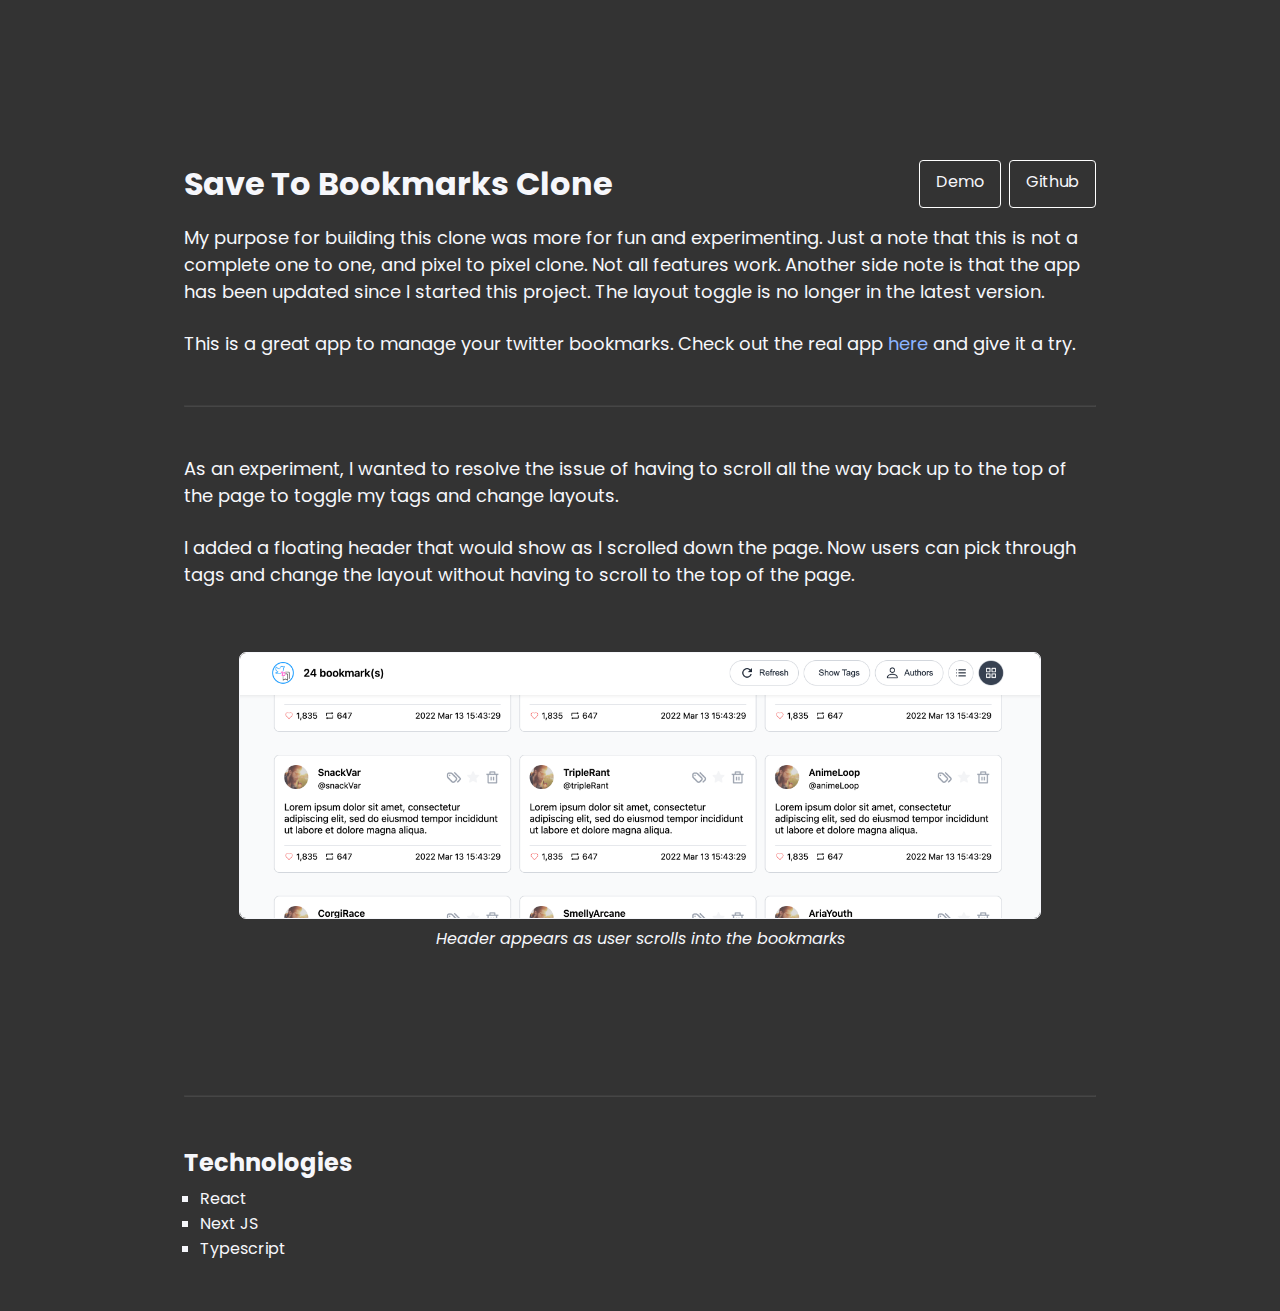
<file: pages/bookmarks.html>
<!DOCTYPE html>
<html lang="en">
  <head>
    <meta charset="UTF-8" />
    <meta http-equiv="X-UA-Compatible" content="IE=edge" />
    <meta name="viewport" content="width=device-width, initial-scale=1.0" />
    <link rel="icon" type="image/x-icon" href="/assets/img/kulogo.ico" />
    <link rel="stylesheet" href="../styles/style.css" />
    <link rel="stylesheet" href="../styles/pages.css" />
    <link rel="preconnect" href="https://fonts.googleapis.com" />
    <link rel="preconnect" href="https://fonts.gstatic.com" crossorigin />
    <link
      href="https://fonts.googleapis.com/css2?family=Poppins:wght@300;400;500;600;700&display=swap"
      rel="stylesheet"
    />
    <link
      href="https://fonts.googleapis.com/css2?family=Source+Code+Pro:wght@400;500;600&display=swap"
      rel="stylesheet"
    />
    <link
      rel="stylesheet"
      href="https://cdnjs.cloudflare.com/ajax/libs/font-awesome/6.2.0/css/all.min.css"
      integrity="sha512-xh6O/CkQoPOWDdYTDqeRdPCVd1SpvCA9XXcUnZS2FmJNp1coAFzvtCN9BmamE+4aHK8yyUHUSCcJHgXloTyT2A=="
      crossorigin="anonymous"
      referrerpolicy="no-referrer"
    />
    <title>Kham Portfolio</title>
  </head>
  <body>
    <div id="transitionElement" class="transition is-active"></div>
    <main>
      <header>
        <nav class="page-nav">
          <div class="container">
            <a id="transitionLink" href="/#projects" target="_self">
              <span class="back">
                <i class="fa-solid fa-arrow-left"></i>
                Back
              </span>
            </a>
          </div>
        </nav>
      </header>
      <section class="project-intro">
        <div class="container">
          <div class="project-link">
            <h1>Save To Bookmarks Clone</h1>
            <span class="btn-container">
              <a
                href="https://clone-savetobookmarks.netlify.app/"
                target="_blank"
                class="btn"
                title="website"
                ><i class="fa-solid fa-globe"></i> Demo</a
              >
              <a
                href="https://github.com/khamudom/save-to-bookmarks-clone"
                target="_blank"
                class="btn"
                title="github"
                ><i class="fa-brands fa-github"></i> Github
              </a>
            </span>
          </div>
          <p>
            My purpose for building this clone was more for fun and
            experimenting. Just a note that this is not a complete one to one,
            and pixel to pixel clone. Not all features work. Another side note
            is that the app has been updated since I started this project. The
            layout toggle is no longer in the latest version.
          </p>
          <br />
          <p>
            This is a great app to manage your twitter bookmarks. Check out the
            real app
            <a
              class="link"
              href="https://savetobookmarks.com/"
              target="_blank"
              title="save to bookmarks website"
              >here</a
            >
            and give it a try.
          </p>
          <hr class="divider" />
        </div>
      </section>

      <section class="content">
        <div class="container">
          <div>
            <div class="portfolio bookmark">
              <div class="description">
                <div class="wrapper">
                  <div>
                    <p>
                      As an experiment, I wanted to resolve the issue of having
                      to scroll all the way back up to the top of the page to
                      toggle my tags and change layouts.
                    </p>
                    <br />
                    <p>
                      I added a floating header that would show as I scrolled
                      down the page. Now users can pick through tags and change
                      the layout without having to scroll to the top of the
                      page.
                    </p>
                    <br />
                  </div>
                </div>
                <div class="image">
                  <img
                    src="/assets/img/bookmarks/saveheader.png"
                    alt="save to bookmarks header"
                  />
                  <span
                    ><caption>
                      Header appears as user scrolls into the bookmarks
                    </caption></span
                  >
                </div>
              </div>
            </div>
          </div>
        </div>
      </section>

      <section class="technology">
        <div class="container">
          <hr class="divider" />
          <h2>Technologies</h2>
          <ul>
            <li>React</li>
            <li>Next JS</li>
            <li>Typescript</li>
          </ul>
        </div>
      </section>
    </main>
    <script src="../script/index.js"></script>
  </body>
</html>
</file>
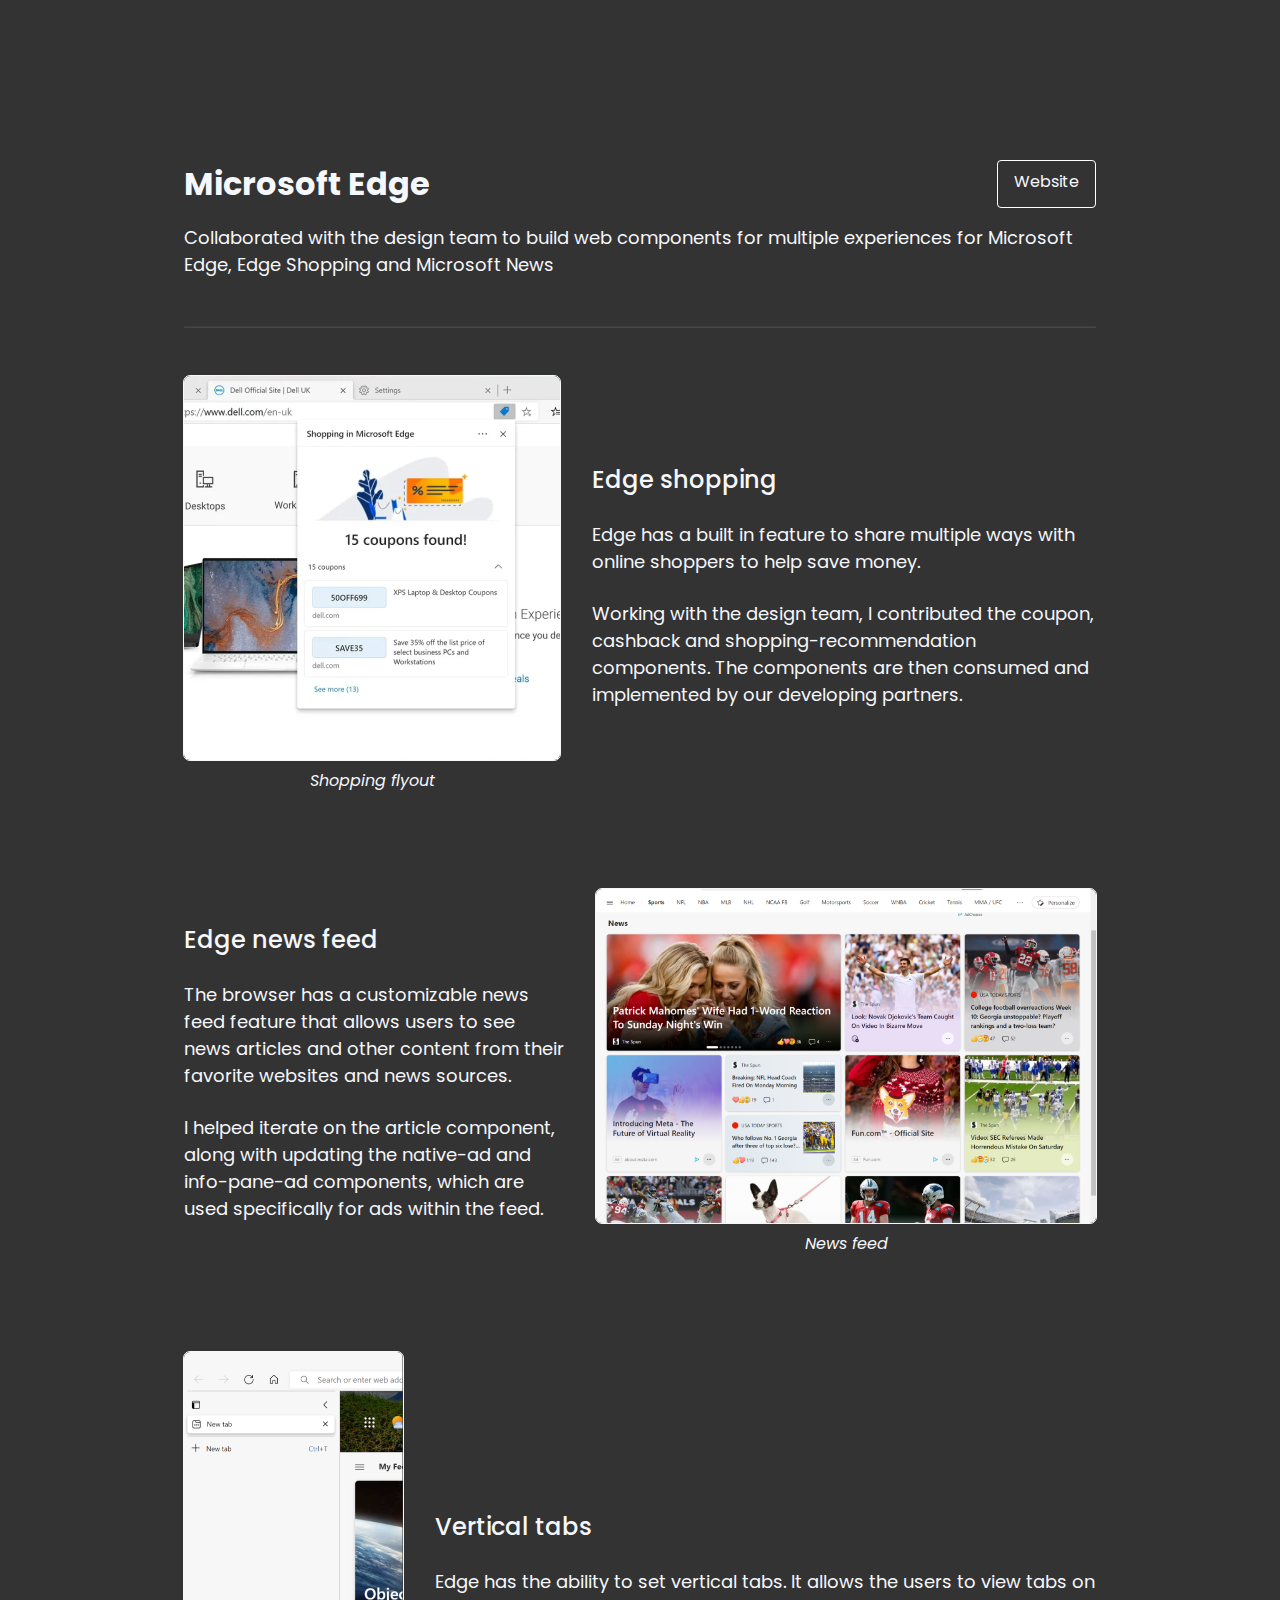
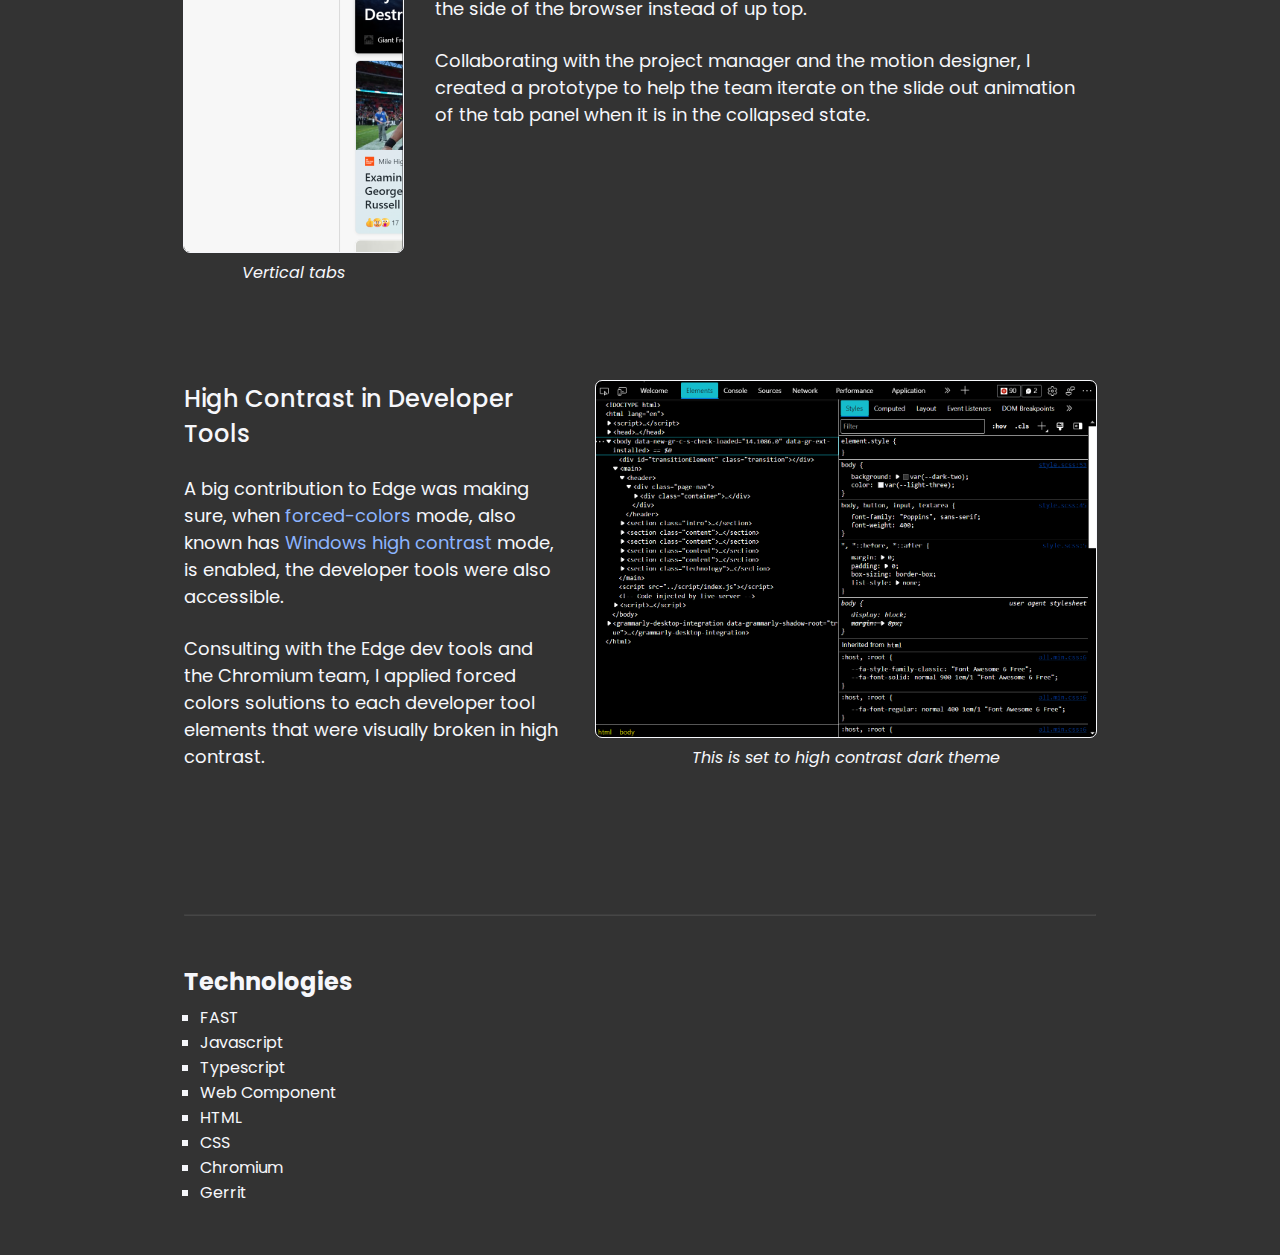
<file: pages/edge.html>
<!DOCTYPE html>
<html lang="en">
  <head>
    <meta charset="UTF-8" />
    <meta http-equiv="X-UA-Compatible" content="IE=edge" />
    <meta name="viewport" content="width=device-width, initial-scale=1.0" />
    <link rel="icon" type="image/x-icon" href="/assets/img/kulogo.ico" />
    <link rel="stylesheet" href="../styles/style.css" />
    <link rel="stylesheet" href="../styles/pages.css" />
    <link rel="preconnect" href="https://fonts.googleapis.com" />
    <link rel="preconnect" href="https://fonts.gstatic.com" crossorigin />
    <link
      href="https://fonts.googleapis.com/css2?family=Poppins:wght@300;400;500;600;700&display=swap"
      rel="stylesheet"
    />
    <link
      href="https://fonts.googleapis.com/css2?family=Source+Code+Pro:wght@400;500;600&display=swap"
      rel="stylesheet"
    />
    <link
      rel="stylesheet"
      href="https://cdnjs.cloudflare.com/ajax/libs/font-awesome/6.2.0/css/all.min.css"
      integrity="sha512-xh6O/CkQoPOWDdYTDqeRdPCVd1SpvCA9XXcUnZS2FmJNp1coAFzvtCN9BmamE+4aHK8yyUHUSCcJHgXloTyT2A=="
      crossorigin="anonymous"
      referrerpolicy="no-referrer"
    />
    <title>Kham Portfolio</title>
  </head>
  <body>
    <div id="transitionElement" class="transition is-active"></div>
    <main>
      <header>
        <nav class="page-nav">
          <div class="container">
            <a id="transitionLink" href="/#projects" target="_self">
              <span class="back">
                <i class="fa-solid fa-arrow-left"></i>
                Back
              </span>
            </a>
          </div>
        </nav>
      </header>

      <section class="project-intro">
        <div class="container">
          <div class="project-link">
            <h1>Microsoft Edge</h1>
            <span class="btn-container">
              <a
                href="https://www.microsoft.com/en-us/edge?form=MA13FJ"
                target="_blank"
                class="btn"
                title="website"
                ><i class="fa-solid fa-globe"></i> Website</a
              >
            </span>
          </div>
          <p>
            Collaborated with the design team to build web components for
            multiple experiences for Microsoft Edge, Edge Shopping and Microsoft
            News
          </p>
          <hr class="divider" />
        </div>
      </section>

      <section class="content">
        <div class="container">
          <div class="portfolio">
            <div class="image">
              <img src="../assets/img/edge/coupon.png" alt="coupon" />
              <span>
                <caption>
                  Shopping flyout
                </caption>
              </span>
            </div>
            <div class="description">
              <h2>Edge shopping</h2>
              <p>
                Edge has a built in feature to share multiple ways with online
                shoppers to help save money.
              </p>
              <br />
              <p>
                Working with the design team, I contributed the coupon, cashback
                and shopping-recommendation components. The components are then
                consumed and implemented by our developing partners.
              </p>
            </div>
          </div>
        </div>
      </section>

      <section class="content">
        <div class="container">
          <div class="portfolio">
            <div class="description">
              <h2>Edge news feed</h2>
              <p>
                The browser has a customizable news feed feature that allows
                users to see news articles and other content from their favorite
                websites and news sources.
              </p>
              <br />
              <p>
                I helped iterate on the article component, along with updating
                the native-ad and info-pane-ad components, which are used
                specifically for ads within the feed.
              </p>
            </div>
            <div class="image">
              <img src="../assets/img/edge/feed.png" alt="feed" />
              <span>
                <caption>
                  News feed
                </caption>
              </span>
            </div>
          </div>
        </div>
      </section>

      <section class="content">
        <div class="container">
          <div class="portfolio vertical-tab">
            <div class="image">
              <img src="../assets/img/edge/vert-tab.png" alt="vertical tab" />
              <span>
                <caption>
                  Vertical tabs
                </caption>
              </span>
            </div>
            <div class="description">
              <h2>Vertical tabs</h2>
              <p>
                Edge has the ability to set vertical tabs. It allows the users
                to view tabs on the side of the browser instead of up top.
              </p>
              <br />
              <p>
                Collaborating with the project manager and the motion designer,
                I created a prototype to help the team iterate on the slide out
                animation of the tab panel when it is in the collapsed state.
              </p>
            </div>
          </div>
        </div>
      </section>

      <section class="content">
        <div class="container">
          <div class="portfolio devtool">
            <div class="description">
              <h2>High Contrast in Developer Tools</h2>
              <p>
                A big contribution to Edge was making sure, when
                <a
                  class="link"
                  href="https://developer.mozilla.org/en-US/docs/Web/CSS/@media/forced-colors"
                  target="_blank"
                  title="navigation code"
                  >forced-colors</a
                >
                mode, also known has
                <a
                  class="link"
                  href="https://support.microsoft.com/en-us/windows/change-color-contrast-in-windows-fedc744c-90ac-69df-aed5-c8a90125e696"
                  target="_blank"
                  title="navigation code"
                  >Windows high contrast</a
                >
                mode, is enabled, the developer tools were also accessible.
              </p>
              <br />
              <p>
                Consulting with the Edge dev tools and the Chromium team, I
                applied forced colors solutions to each developer tool elements
                that were visually broken in high contrast.
              </p>
            </div>
            <div class="image">
              <img src="../assets/img/edge/devtool-hc.png" alt="devtool" />
              <span>
                <caption>
                  This is set to high contrast dark theme
                </caption>
              </span>
            </div>
          </div>
        </div>
      </section>

      <section class="technology">
        <div class="container">
          <hr class="divider" />
          <h2>Technologies</h2>
          <ul>
            <li>FAST</li>
            <li>Javascript</li>
            <li>Typescript</li>
            <li>Web Component</li>
            <li>HTML</li>
            <li>CSS</li>
            <li>Chromium</li>
            <li>Gerrit</li>
          </ul>
        </div>
      </section>
    </main>
    <script src="../script/index.js"></script>
  </body>
</html>
</file>
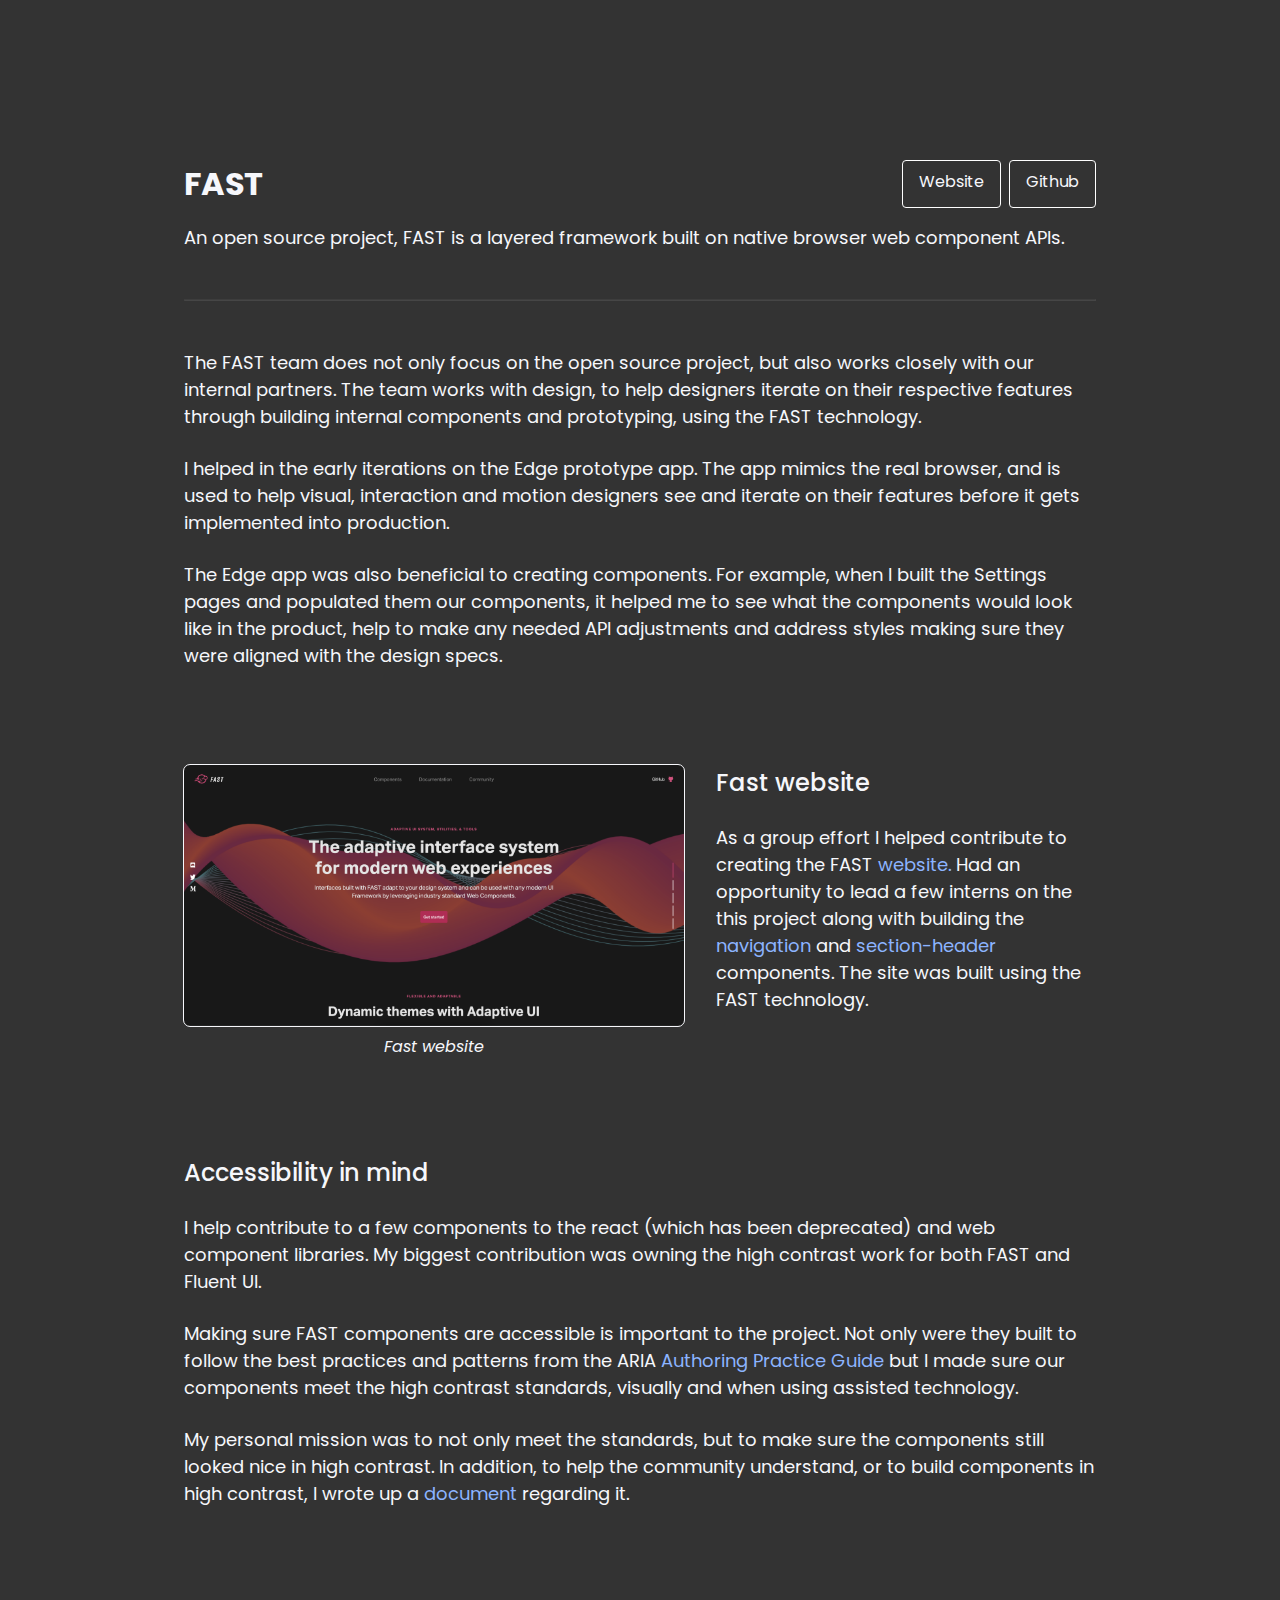
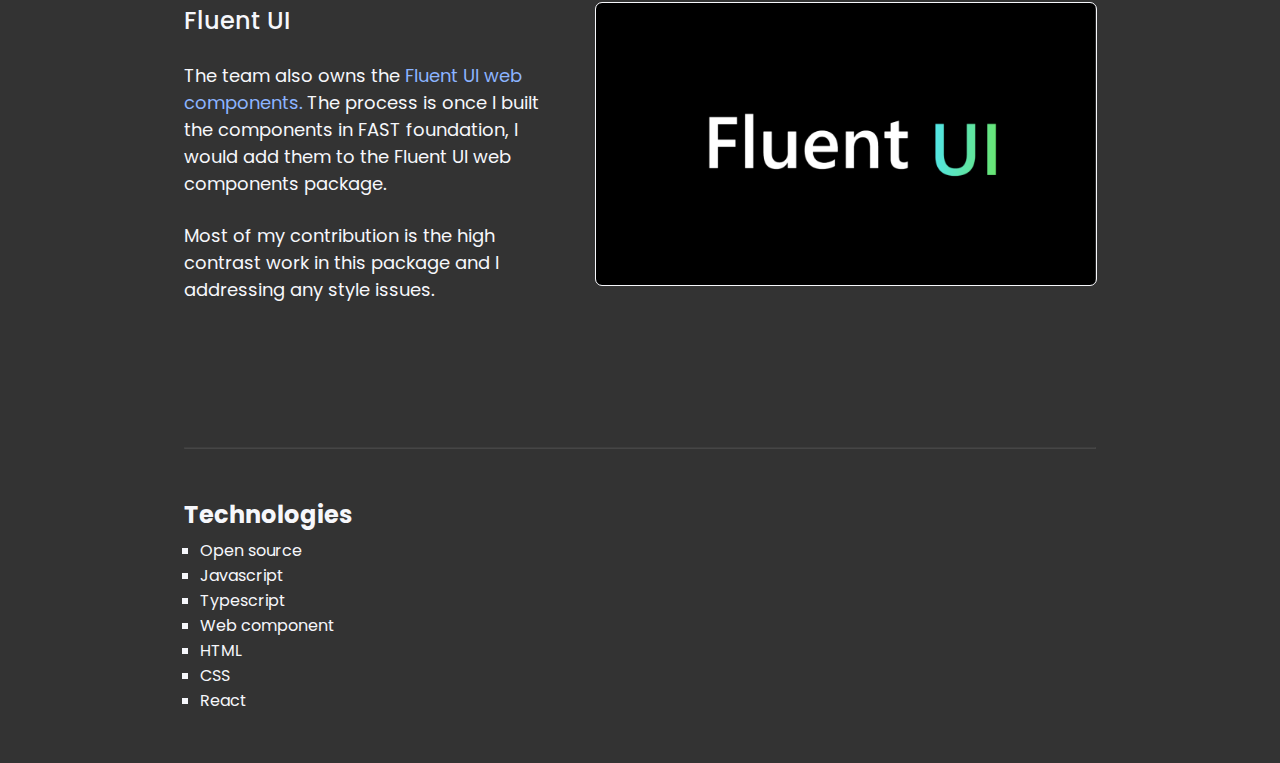
<file: pages/fast.html>
<!DOCTYPE html>
<html lang="en">
  <head>
    <meta charset="UTF-8" />
    <meta http-equiv="X-UA-Compatible" content="IE=edge" />
    <meta name="viewport" content="width=device-width, initial-scale=1.0" />
    <link rel="icon" type="image/x-icon" href="/assets/img/kulogo.ico" />
    <link rel="stylesheet" href="../styles/style.css" />
    <link rel="stylesheet" href="../styles/pages.css" />
    <link rel="preconnect" href="https://fonts.googleapis.com" />
    <link rel="preconnect" href="https://fonts.gstatic.com" crossorigin />
    <link
      href="https://fonts.googleapis.com/css2?family=Poppins:wght@300;400;500;600;700&display=swap"
      rel="stylesheet"
    />
    <link
      href="https://fonts.googleapis.com/css2?family=Source+Code+Pro:wght@400;500;600&display=swap"
      rel="stylesheet"
    />
    <link
      rel="stylesheet"
      href="https://cdnjs.cloudflare.com/ajax/libs/font-awesome/6.2.0/css/all.min.css"
      integrity="sha512-xh6O/CkQoPOWDdYTDqeRdPCVd1SpvCA9XXcUnZS2FmJNp1coAFzvtCN9BmamE+4aHK8yyUHUSCcJHgXloTyT2A=="
      crossorigin="anonymous"
      referrerpolicy="no-referrer"
    />
    <title>Kham Portfolio</title>
  </head>
  <body>
    <div id="transitionElement" class="transition is-active"></div>
    <main>
      <header>
        <nav class="page-nav">
          <div class="container">
            <a id="transitionLink" href="/#projects" target="_self">
              <span class="back">
                <i class="fa-solid fa-arrow-left"></i>
                Back
              </span>
            </a>
          </div>
        </nav>
      </header>
      <section class="project-intro">
        <div class="container">
          <div class="project-link">
            <h1>FAST</h1>
            <span class="btn-container">
              <a
                href="https://www.fast.design/"
                target="_blank"
                class="btn"
                title="website"
                ><i class="fa-solid fa-globe"></i> Website</a
              >
              <a
                href="https://github.com/microsoft/fast/"
                target="_blank"
                class="btn"
                title="github"
                ><i class="fa-brands fa-github"></i> Github
              </a>
            </span>
          </div>
          <p>
            An open source project, FAST is a layered framework built on native
            browser web component APIs.
          </p>
          <hr class="divider" />
        </div>
      </section>

      <section class="content">
        <div class="container">
          <div>
            <div class="portfolio xbox-process">
              <div class="description">
                <p>
                  The FAST team does not only focus on the open source project,
                  but also works closely with our internal partners. The team
                  works with design, to help designers iterate on their
                  respective features through building internal components and
                  prototyping, using the FAST technology.
                </p>
                <br />
                <p>
                  I helped in the early iterations on the Edge prototype app.
                  The app mimics the real browser, and is used to help visual,
                  interaction and motion designers see and iterate on their
                  features before it gets implemented into production.
                </p>
                <br />
                <p>
                  The Edge app was also beneficial to creating components. For
                  example, when I built the Settings pages and populated them
                  our components, it helped me to see what the components would
                  look like in the product, help to make any needed API
                  adjustments and address styles making sure they were aligned
                  with the design specs.
                </p>
              </div>
            </div>
          </div>
        </div>
      </section>

      <section class="content">
        <div class="container">
          <div class="">
            <div class="portfolio website">
              <div class="image">
                <img
                  src="../assets//img/fast/fast-site.png"
                  alt="fast portfolio"
                />
                <span
                  ><caption>
                    Fast website
                  </caption></span
                >
              </div>
              <div class="description">
                <h2>Fast website</h2>
                <p>
                  As a group effort I helped contribute to creating the FAST
                  <a
                    class="link"
                    href="https://www.fast.design/"
                    target="_blank"
                    title="fast website"
                  >
                    website.</a
                  >

                  Had an opportunity to lead a few interns on the this project
                  along with building the
                  <a
                    class="link"
                    href="https://github.com/microsoft/fast/tree/master/sites/fast-website/src/app/components/navigation"
                    target="_blank"
                    title="navigation code"
                    >navigation</a
                  >
                  and
                  <a
                    class="link"
                    href="https://github.com/microsoft/fast/tree/master/sites/fast-website/src/app/components/section-header"
                    target="_blank"
                    title="section header code"
                    >section-header</a
                  >
                  components. The site was built using the FAST technology.
                </p>
              </div>
            </div>
          </div>
        </div>
      </section>

      <section class="content">
        <div class="container">
          <div>
            <div class="portfolio xbox-process">
              <div class="description">
                <h2>Accessibility in mind</h2>

                <p>
                  I help contribute to a few components to the react (which has
                  been deprecated) and web component libraries. My biggest
                  contribution was owning the high contrast work for both FAST
                  and Fluent UI.
                </p>
                <br />
                <p>
                  Making sure FAST components are accessible is important to the
                  project. Not only were they built to follow the best practices
                  and patterns from the ARIA
                  <a
                    class="link"
                    href="https://www.w3.org/WAI/ARIA/apg/"
                    target="_blank"
                    title="accessibility guides"
                    >Authoring Practice Guide</a
                  >
                  but I made sure our components meet the high contrast
                  standards, visually and when using assisted technology.
                </p>
                <br />
                <p>
                  My personal mission was to not only meet the standards, but to
                  make sure the components still looked nice in high contrast.
                  In addition, to help the community understand, or to build
                  components in high contrast, I wrote up a
                  <a
                    class="link"
                    href="https://www.fast.design/docs/design-systems/high-contrast"
                    target="_blank"
                    title="high contrast document"
                    >document</a
                  >
                  regarding it.
                </p>
              </div>
            </div>
          </div>
        </div>
      </section>

      <section class="content">
        <div class="container">
          <div class="">
            <div class="portfolio">
              <div class="description">
                <h2>Fluent UI</h2>
                <p>
                  The team also owns the
                  <a
                    class="link"
                    href="https://developer.microsoft.com/en-us/fluentui#/get-started/webcomponents"
                    target="_blank"
                    title="fluent ui"
                    >Fluent UI web components.</a
                  >
                  The process is once I built the components in FAST foundation,
                  I would add them to the Fluent UI web components package.
                </p>
                <br />
                <p>
                  Most of my contribution is the high contrast work in this
                  package and I addressing any style issues.
                </p>
              </div>
              <div class="image">
                <img src="../assets//img/fast/fluent.png" alt="fluent" />
              </div>
            </div>
          </div>
        </div>
      </section>

      <section class="technology">
        <div class="container">
          <hr class="divider" />
          <h2>Technologies</h2>
          <ul>
            <li>Open source</li>
            <li>Javascript</li>
            <li>Typescript</li>
            <li>Web component</li>
            <li>HTML</li>
            <li>CSS</li>
            <li>React</li>
          </ul>
        </div>
      </section>
    </main>
    <script src="../script/index.js"></script>
  </body>
</html>
</file>
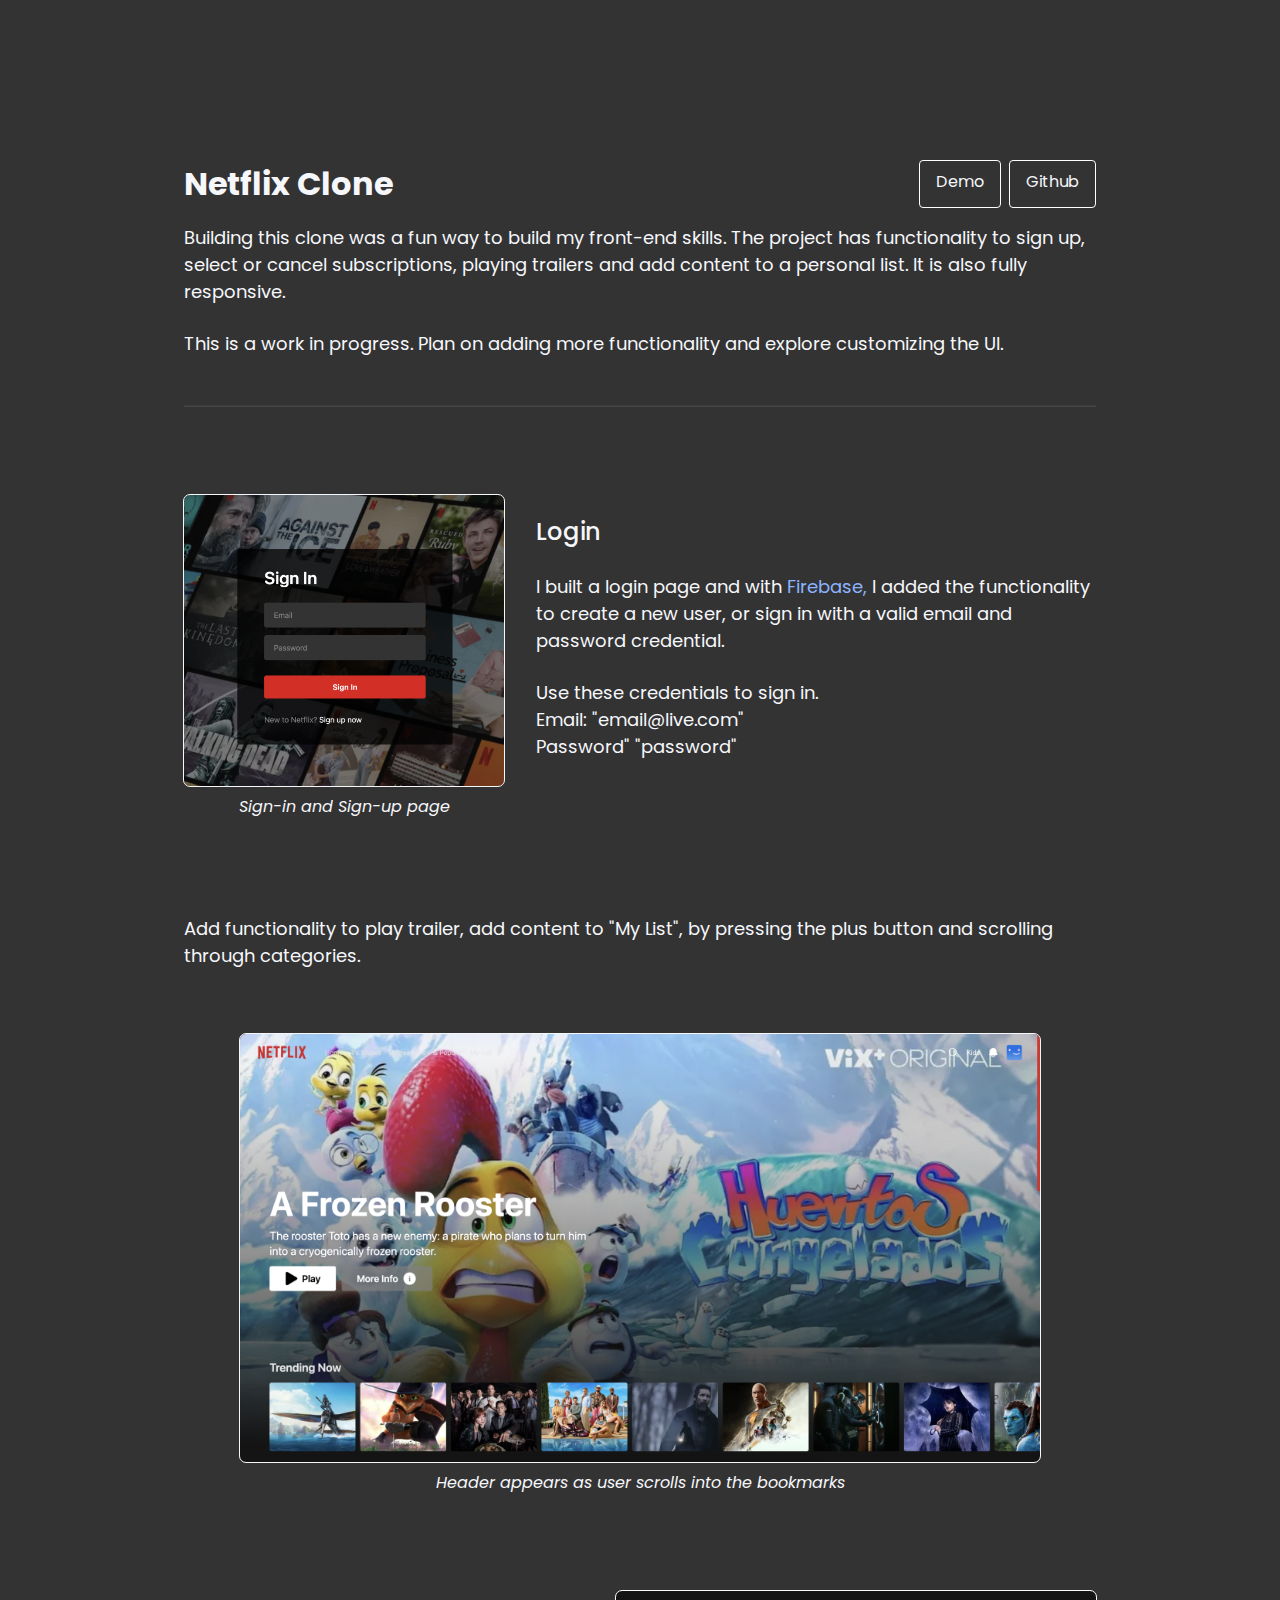
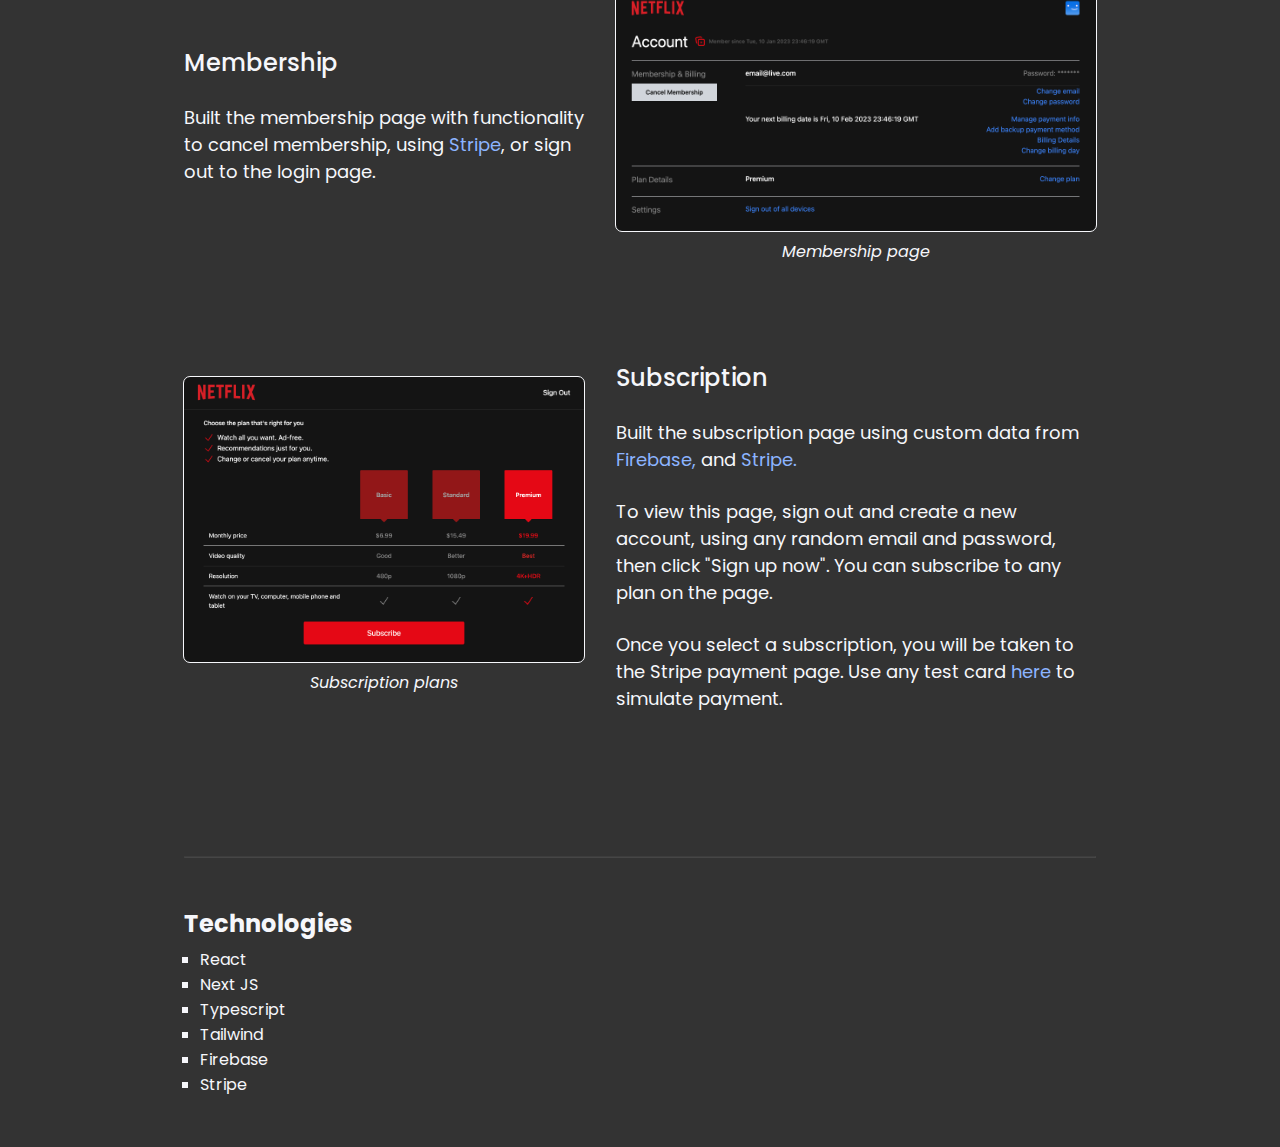
<file: pages/netflix.html>
<!DOCTYPE html>
<html lang="en">
  <head>
    <meta charset="UTF-8" />
    <meta http-equiv="X-UA-Compatible" content="IE=edge" />
    <meta name="viewport" content="width=device-width, initial-scale=1.0" />
    <link rel="icon" type="image/x-icon" href="/assets/img/kulogo.ico" />
    <link rel="stylesheet" href="../styles/style.css" />
    <link rel="stylesheet" href="../styles/pages.css" />
    <link rel="preconnect" href="https://fonts.googleapis.com" />
    <link rel="preconnect" href="https://fonts.gstatic.com" crossorigin />
    <link
      href="https://fonts.googleapis.com/css2?family=Poppins:wght@300;400;500;600;700&display=swap"
      rel="stylesheet"
    />
    <link
      href="https://fonts.googleapis.com/css2?family=Source+Code+Pro:wght@400;500;600&display=swap"
      rel="stylesheet"
    />
    <link
      rel="stylesheet"
      href="https://cdnjs.cloudflare.com/ajax/libs/font-awesome/6.2.0/css/all.min.css"
      integrity="sha512-xh6O/CkQoPOWDdYTDqeRdPCVd1SpvCA9XXcUnZS2FmJNp1coAFzvtCN9BmamE+4aHK8yyUHUSCcJHgXloTyT2A=="
      crossorigin="anonymous"
      referrerpolicy="no-referrer"
    />
    <title>Kham Portfolio</title>
  </head>
  <body>
    <div id="transitionElement" class="transition is-active"></div>
    <main>
      <header>
        <nav class="page-nav">
          <div class="container">
            <a id="transitionLink" href="/#projects" target="_self">
              <span class="back">
                <i class="fa-solid fa-arrow-left"></i>
                Back
              </span>
            </a>
          </div>
        </nav>
      </header>
      <section class="project-intro">
        <div class="container">
          <div class="project-link">
            <h1>Netflix Clone</h1>
            <span class="btn-container">
              <a
                href="https://netflix-clone-psi-sooty.vercel.app"
                target="_blank"
                class="btn"
                title="website"
                ><i class="fa-solid fa-globe"></i> Demo</a
              >
              <a
                href="https://github.com/khamudom/netflix-clone"
                target="_blank"
                class="btn"
                title="github"
                ><i class="fa-brands fa-github"></i> Github
              </a>
            </span>
          </div>
          <p>
            Building this clone was a fun way to build my front-end skills. The
            project has functionality to sign up, select or cancel
            subscriptions, playing trailers and add content to a personal list.
            It is also fully responsive.
          </p>
          <br />
          <p>
            This is a work in progress. Plan on adding more functionality and
            explore customizing the UI.
          </p>
          <hr class="divider" />
        </div>
      </section>

      <section class="content">
        <div class="container">
          <div class="portfolio netflix-login">
            <div class="image">
              <img src="/assets/img/netflix/signin.png" alt="sign in" />
              <span>
                <caption>
                  Sign-in and Sign-up page
                </caption>
              </span>
            </div>
            <div class="description">
              <h2>Login</h2>
              <p>
                I built a login page and with
                <a
                  class="link"
                  href="https://firebase.google.com/"
                  target="_blank"
                  title="firebase"
                  >Firebase,</a
                >
                I added the functionality to create a new user, or sign in with
                a valid email and password credential.
              </p>
              <br />
              <p>
                Use these credentials to sign in.<br />
                Email: "email@live.com" <br />
                Password" "password"
              </p>
            </div>
          </div>
        </div>
      </section>

      <section class="content">
        <div class="container">
          <div>
            <div class="portfolio bookmark">
              <div class="description">
                <div class="wrapper">
                  <div>
                    <p>
                      Add functionality to play trailer, add content to "My
                      List", by pressing the plus button and scrolling through
                      categories.
                    </p>
                    <br />
                  </div>
                </div>
                <div class="image">
                  <img
                    src="/assets/img/netflix/landing.png"
                    alt="netflix landing page"
                  />
                  <span
                    ><caption>
                      Header appears as user scrolls into the bookmarks
                    </caption></span
                  >
                </div>
              </div>
            </div>
          </div>
        </div>
      </section>

      <section class="content">
        <div class="container">
          <div class="portfolio netflix-membership">
            <div class="description">
              <h2>Membership</h2>
              <p>
                Built the membership page with functionality to cancel
                membership, using
                <a
                  class="link"
                  href="https://stripe.com/"
                  target="_blank"
                  title="stripe"
                  >Stripe</a
                >, or sign out to the login page.
              </p>
              <br />
            </div>
            <div class="image">
              <img src="/assets/img/netflix/membership.png" alt="membership" />
              <span>
                <caption>
                  Membership page
                </caption>
              </span>
            </div>
          </div>
        </div>
      </section>

      <section class="content">
        <div class="container">
          <div class="portfolio netflix-subscription">
            <div class="image">
              <img src="/assets/img/netflix/plans.png" alt="subscription" />
              <span>
                <caption>
                  Subscription plans
                </caption>
              </span>
            </div>
            <div class="description">
              <h2>Subscription</h2>
              <p>
                Built the subscription page using custom data from
                <a
                  class="link"
                  href="https://firebase.google.com/"
                  target="_blank"
                  title="firebase"
                  >Firebase,</a
                >
                and
                <a
                  class="link"
                  href="https://stripe.com/"
                  target="_blank"
                  title="stripe"
                  >Stripe.</a
                >
              </p>
              <br />
              <p>
                To view this page, sign out and create a new account, using any
                random email and password, then click "Sign up now". You can
                subscribe to any plan on the page.
              </p>
              <br />
              <p>
                Once you select a subscription, you will be taken to the Stripe
                payment page. Use any test card
                <a
                  class="link"
                  href="https://stripe.com/docs/testing#cards"
                  target="_blank"
                  title="stripe test card"
                  >here</a
                >
                to simulate payment.
              </p>
            </div>
          </div>
        </div>
      </section>

      <section class="technology">
        <div class="container">
          <hr class="divider" />
          <h2>Technologies</h2>
          <ul>
            <li>React</li>
            <li>Next JS</li>
            <li>Typescript</li>
            <li>Tailwind</li>
            <li>Firebase</li>
            <li>Stripe</li>
          </ul>
        </div>
      </section>
    </main>
    <script src="../script/index.js"></script>
  </body>
</html>
</file>
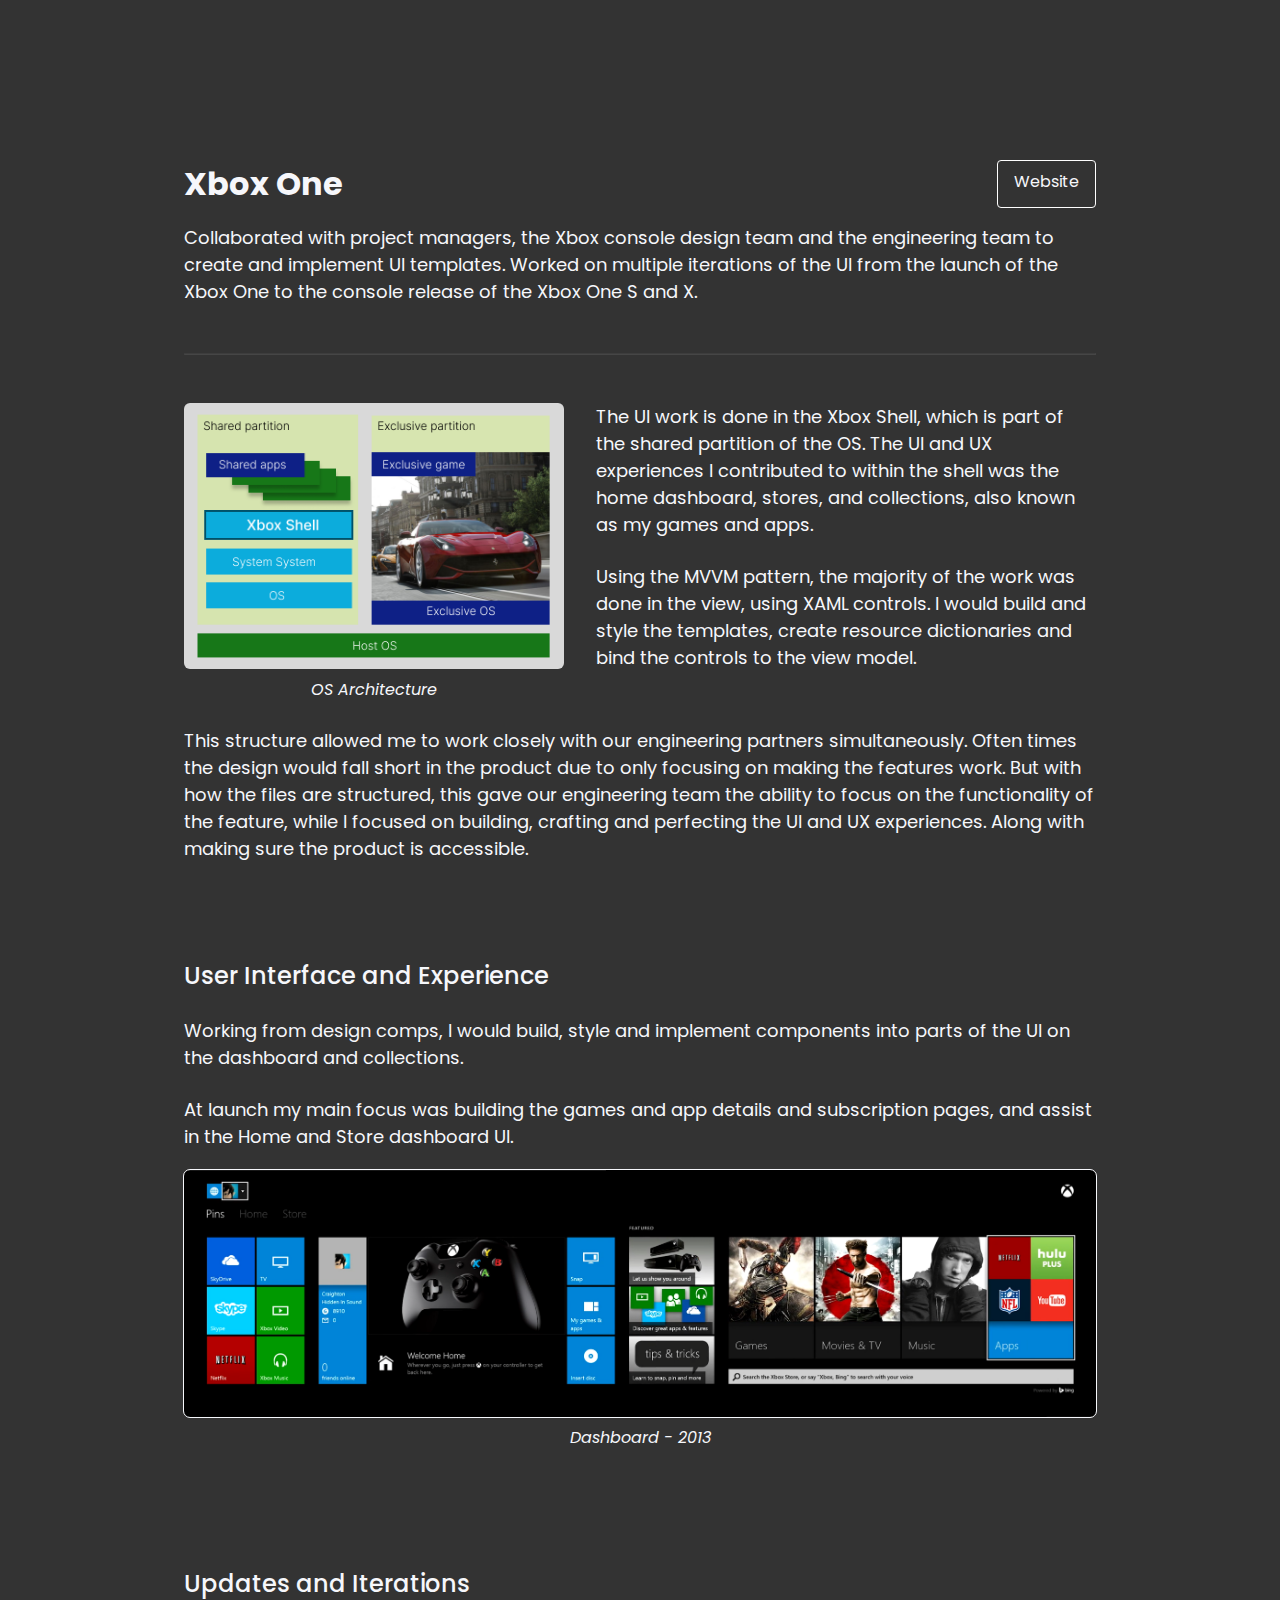
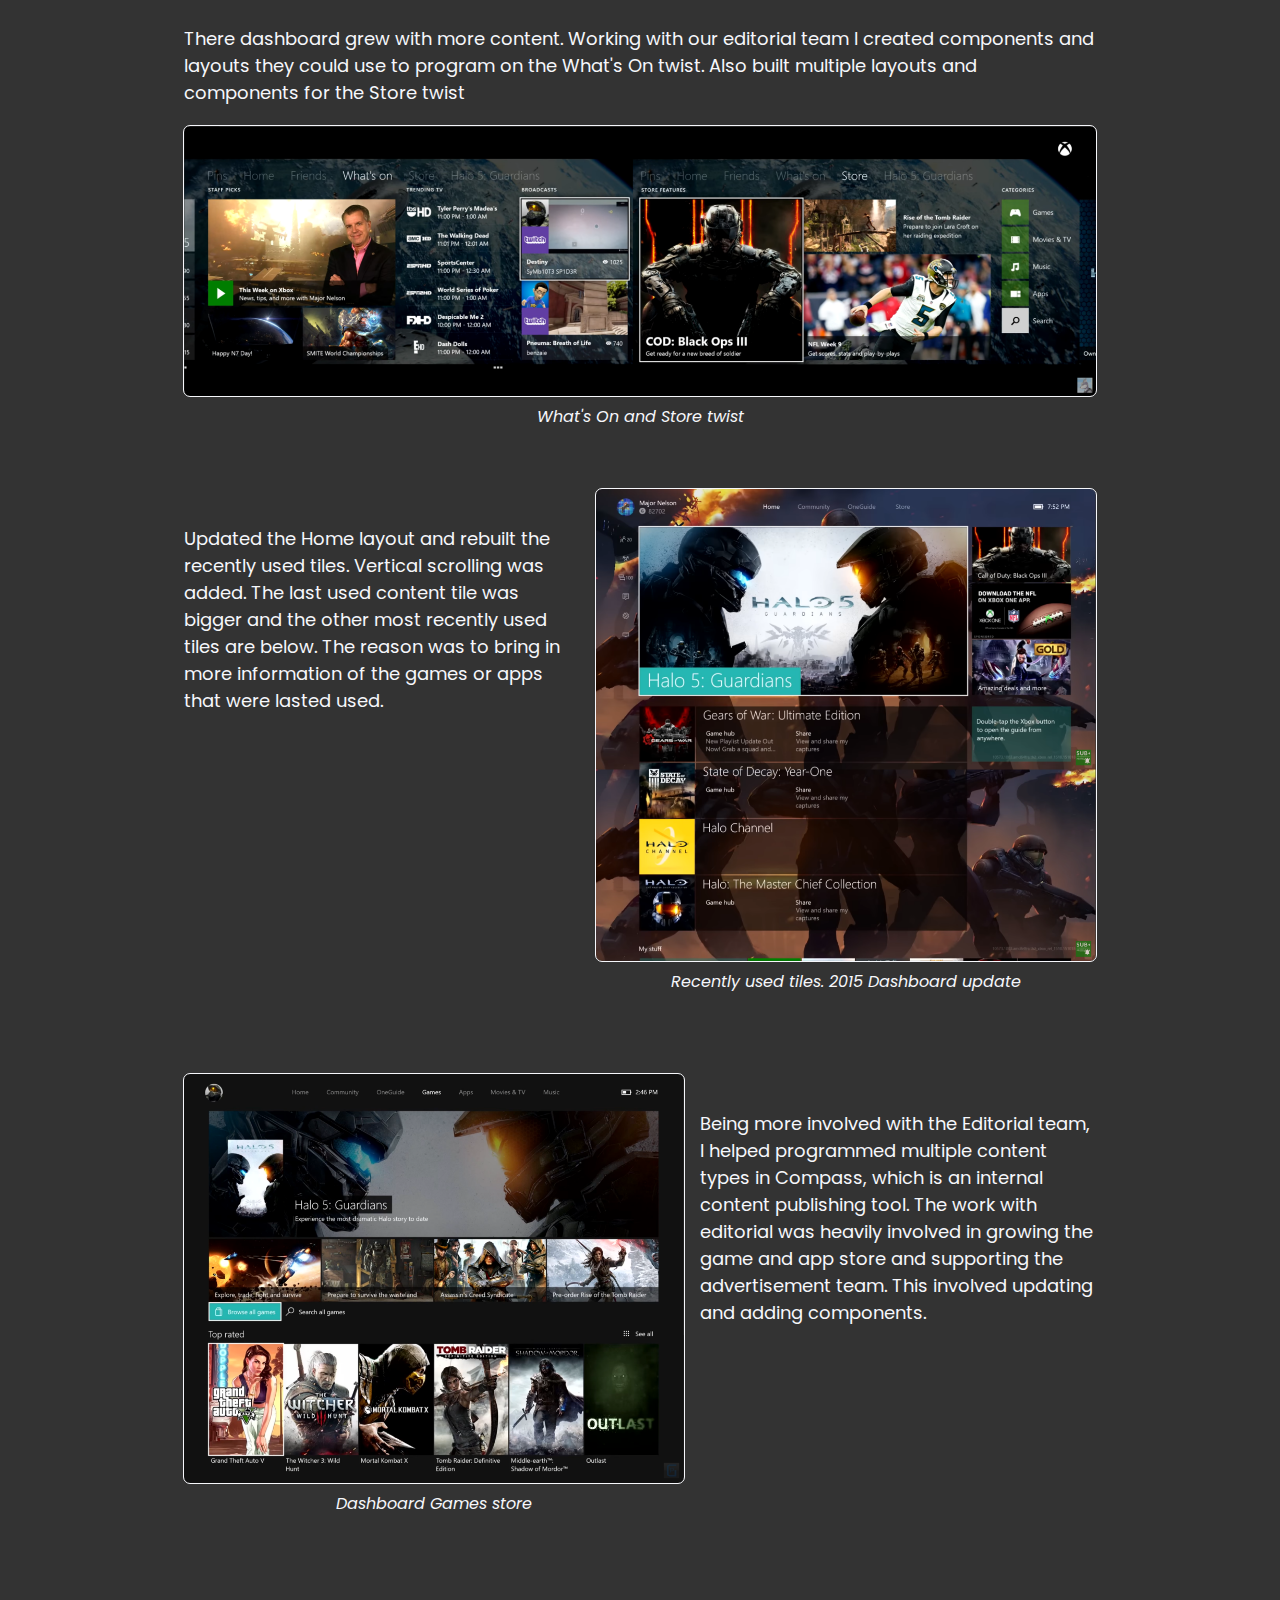
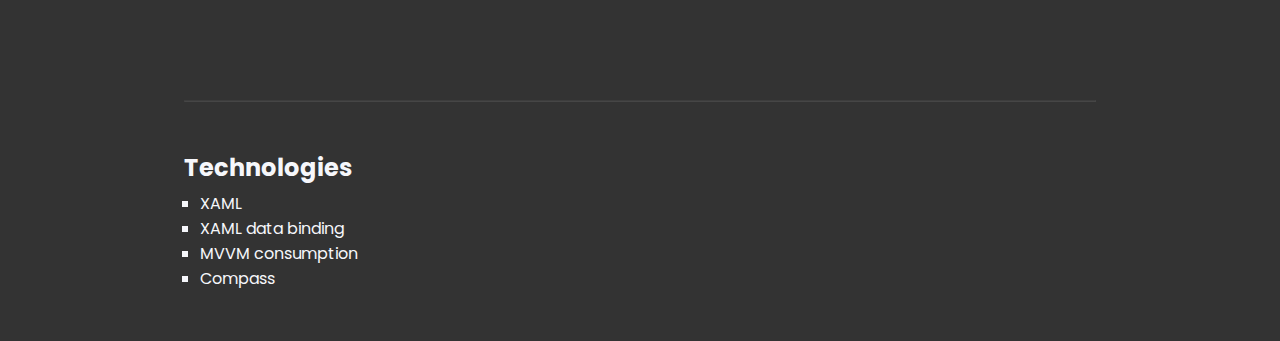
<file: pages/xbox.html>
<!DOCTYPE html>
<html lang="en">
  <head>
    <meta charset="UTF-8" />
    <meta http-equiv="X-UA-Compatible" content="IE=edge" />
    <meta name="viewport" content="width=device-width, initial-scale=1.0" />
    <link rel="icon" type="image/x-icon" href="/assets/img/kulogo.ico" />
    <link rel="stylesheet" href="../styles/style.css" />
    <link rel="stylesheet" href="../styles/pages.css" />
    <link rel="preconnect" href="https://fonts.googleapis.com" />
    <link rel="preconnect" href="https://fonts.gstatic.com" crossorigin />
    <link
      href="https://fonts.googleapis.com/css2?family=Poppins:wght@300;400;500;600;700&display=swap"
      rel="stylesheet"
    />
    <link
      href="https://fonts.googleapis.com/css2?family=Source+Code+Pro:wght@400;500;600&display=swap"
      rel="stylesheet"
    />
    <link
      rel="stylesheet"
      href="https://cdnjs.cloudflare.com/ajax/libs/font-awesome/6.2.0/css/all.min.css"
      integrity="sha512-xh6O/CkQoPOWDdYTDqeRdPCVd1SpvCA9XXcUnZS2FmJNp1coAFzvtCN9BmamE+4aHK8yyUHUSCcJHgXloTyT2A=="
      crossorigin="anonymous"
      referrerpolicy="no-referrer"
    />
    <title>Kham Portfolio</title>
  </head>
  <body>
    <div id="transitionElement" class="transition is-active"></div>
    <main>
      <header>
        <nav class="page-nav">
          <div class="container">
            <a id="transitionLink" href="/#projects" target="_self">
              <span class="back">
                <i class="fa-solid fa-arrow-left"></i>
                Back
              </span>
            </a>
          </div>
        </nav>
      </header>
      <section class="project-intro">
        <div class="container">
          <div class="project-link">
            <h1>Xbox One</h1>
            <span class="btn-container">
              <a
                href="https://www.xbox.com/en-US/"
                target="_blank"
                class="btn"
                title="website"
                ><i class="fa-solid fa-globe"></i> Website</a
              >
            </span>
          </div>
          <p>
            Collaborated with project managers, the Xbox console design team and
            the engineering team to create and implement UI templates. Worked on
            multiple iterations of the UI from the launch of the Xbox One to the
            console release of the Xbox One S and X.
          </p>
          <hr class="divider" />
        </div>
      </section>

      <section class="content">
        <div class="container">
          <div>
            <div class="portfolio xbox-process">
              <div class="description">
                <div class="wrapper">
                  <div class="image">
                    <img
                      src="/assets/img/xbox/architecture.png"
                      alt="dashboard 2013"
                    />
                    <span
                      ><caption>
                        OS Architecture
                      </caption></span
                    >
                  </div>
                  <div>
                    <p>
                      The UI work is done in the Xbox Shell, which is part of
                      the shared partition of the OS. The UI and UX experiences
                      I contributed to within the shell was the home dashboard,
                      stores, and collections, also known as my games and apps.
                    </p>
                    <br />
                    <p>
                      Using the MVVM pattern, the majority of the work was done
                      in the view, using XAML controls. I would build and style
                      the templates, create resource dictionaries and bind the
                      controls to the view model.
                    </p>
                  </div>
                </div>
                <br />
                <p>
                  This structure allowed me to work closely with our engineering
                  partners simultaneously. Often times the design would fall
                  short in the product due to only focusing on making the
                  features work. But with how the files are structured, this
                  gave our engineering team the ability to focus on the
                  functionality of the feature, while I focused on building,
                  crafting and perfecting the UI and UX experiences. Along with
                  making sure the product is accessible.
                </p>
              </div>
            </div>
          </div>
        </div>
      </section>

      <section class="content">
        <div class="container">
          <div>
            <div class="portfolio xbox-intro">
              <div class="description">
                <h2>User Interface and Experience</h2>

                <p>
                  Working from design comps, I would build, style and implement
                  components into parts of the UI on the dashboard and
                  collections.
                </p>
                <br />
                <p>
                  At launch my main focus was building the games and app details
                  and subscription pages, and assist in the Home and Store
                  dashboard UI.
                </p>
                <div class="image">
                  <img
                    src="/assets/img/xbox/dash2013.png"
                    alt="dashboard 2013"
                  />
                  <span
                    ><caption>
                      Dashboard - 2013
                    </caption></span
                  >
                </div>
              </div>
            </div>
          </div>
        </div>
      </section>

      <section class="content">
        <div class="container">
          <div class="portfolio xbox-iteration">
            <div class="description">
              <h2>Updates and Iterations</h2>
              <div>
                <p>
                  There dashboard grew with more content. Working with our
                  editorial team I created components and layouts they could use
                  to program on the What's On twist. Also built multiple layouts
                  and components for the Store twist
                </p>
                <div class="image">
                  <img
                    src="/assets/img/xbox/whatson-storev2.png"
                    alt="whats on and store twist"
                  />
                  <span
                    ><caption>
                      What's On and Store twist
                    </caption></span
                  >
                </div>
              </div>

              <div class="home-twist">
                <p>
                  Updated the Home layout and rebuilt the recently used tiles.
                  Vertical scrolling was added. The last used content tile was
                  bigger and the other most recently used tiles are below. The
                  reason was to bring in more information of the games or apps
                  that were lasted used.
                </p>
                <div class="image">
                  <img
                    src="/assets/img/xbox/batmru.png"
                    alt="whats on and store twist"
                  />
                  <span
                    ><caption>
                      Recently used tiles. 2015 Dashboard update
                    </caption></span
                  >
                </div>
              </div>

              <div class="store-twist">
                <div class="image">
                  <img
                    src="/assets/img/xbox/gametwist.png"
                    alt="whats on and store twist"
                  />
                  <span
                    ><caption>
                      Dashboard Games store
                    </caption></span
                  >
                </div>
                <p>
                  Being more involved with the Editorial team, I helped
                  programmed multiple content types in Compass, which is an
                  internal content publishing tool. The work with editorial was
                  heavily involved in growing the game and app store and
                  supporting the advertisement team. This involved updating and
                  adding components.
                </p>
              </div>
            </div>
          </div>
        </div>
      </section>

      <section class="technology">
        <div class="container">
          <hr class="divider" />
          <h2>Technologies</h2>
          <ul>
            <li>XAML</li>
            <li>XAML data binding</li>
            <li>MVVM consumption</li>
            <li>Compass</li>
          </ul>
        </div>
      </section>
    </main>
    <script src="../script/index.js"></script>
  </body>
</html>
</file>
<file: styles/style.css>
@import url('https://fonts.googleapis.com/css2?family=Poppins:wght@300;400;500;600;700&display=swap');
@import url('https://fonts.googleapis.com/css2?family=Source+Code+Pro:wght@400;500;600&display=swap');
/* General Styles */
*,
*::before,
*::after {
  margin: 0;
  padding: 0;
  box-sizing: border-box;
  list-style: none;
}

html {
  scroll-behavior: smooth;
}

:root {
  --light-one: #ffffff;
  --light-two: #f9fafb;
  --light-three: #f6f7fb;
  --light-four: #cacaca;
  --dark-one: #000000;
  --dark-two: #333333;
  --dark-three: #474747;
  --dark-four: #7a7a7a;
  --accent-fill: #8cb4ff;
  --main-background: var(--dark-two);
  --main-background-inverse: var(--light-two);
  --main-font: var(--light-three);
  --main-font-inverse: var(--dark-two);
  --main-background-inverse: var(--light-two);
  --main-font-inverse: var(--dark-two);
  --btn-background-primary: var(--light-one);
  --btn-font-primary: var(--dark-one);
  --img-frame: var(--light-three);
  --easing: cubic-bezier(0.645, 0.045, 0.355, 1);
  --load-duration: 400ms;
}

body,
button,
input,
textarea {
  font-family: 'Poppins', sans-serif;
  font-weight: 400;
}

body {
  background: var(--dark-two);
  color: var(--light-three);
}

a {
  text-decoration: none;
}

ul {
  list-style: none;
}

img {
  width: 100%;
  outline: 1px solid var(--img-frame);
}

.container {
  position: relative;
  z-index: 5;
  max-width: 91rem;
  padding: 0 4em;
  margin: 0 auto;
}

.grid-2 {
  display: grid;
  grid-template-columns: repeat(2, 1fr);
  align-items: center;
  justify-content: center;
}

.title {
  font-size: 1.25rem;
  font-weight: 500;
}

.text {
  font-size: 1.0625rem;
  font-weight: 400;
}

.btn {
  display: inline-block;
  padding: 0.5em 1em;
  border: 1px solid var(--btn-background-primary);
  background-color: transparent;
  color: var(--main-font);
  border-radius: 0.25rem;
  font-size: 1rem;
}
.btn:hover,
.btn:focus {
  background-color: var(--btn-background-primary);
  color: var(--main-font-inverse);
  outline-color: var(--dark-two);
}

.logo img {
  outline: none;
  -webkit-margin-end: 8px;
  margin-inline-end: 8px;
}

.section {
  padding: 6em 0;
}

.section-header {
  display: flex;
  align-items: center;
  text-align: left;
  margin-bottom: 1.5em;
  position: relative;
}
.section-header .section-title {
  font-family: 'Source Code Pro', monospace;
  font-weight: 600;
  font-size: clamp(1.625rem, 5vw, 2rem);
}
.section-header .divider {
  opacity: 0.1;
  width: 100%;
  -webkit-margin-start: 1em;
  margin-inline-start: 1em;
}

.btn-container {
  display: flex;
  -moz-column-gap: 0.5rem;
  column-gap: 0.5rem;
}

.transition {
  position: fixed;
  top: 0;
  bottom: 0;
  left: 0;
  right: 0;
  z-index: 100;
  background-color: var(--dark-two);
  opacity: 0;
  pointer-events: none;
  transition: var(--load-duration) var(--easing);
}

.transition.is-active {
  opacity: 1;
  pointer-events: all;
}

.icon-container {
  display: flex;
  -moz-column-gap: 4px;
  column-gap: 4px;
  justify-content: end;
}
.icon-container img {
  border-radius: 0;
  width: 1.25rem;
  height: 1.25rem;
  outline-color: var(--dark-one);
  background-color: var(--dark-two);
}

/* End General Styles */
/* Header Styles */
header {
  width: 100%;
  overflow: hidden;
  position: relative;
}

nav {
  position: fixed;
  top: 0;
  background-color: var(--dark-three);
  width: 100%;
  z-index: 50;
  transition: 0.3s;
  transform: translateY(-100px);
  animation: fadeDownLoad var(--load-duration) var(--easing) 0.4s 1 forwards;
}
nav .container {
  display: flex;
  justify-content: space-between;
  height: 6rem;
  align-items: center;
}
nav .logo {
  display: flex;
  align-items: center;
  background-color: var(--dark-one);
  max-width: 2.5rem;
}

.nav-links ul {
  display: flex;
  align-items: center;
}
.nav-links a {
  display: inline-block;
  padding: 0.9em 1.2em;
  color: var(--main-font);
  font-family: 'Source Code Pro', monospace;
  font-size: 1.05rem;
  font-weight: 500;
  line-height: 1;
}
.nav-links a.active,
.nav-links a:hover {
  color: var(--accent-fill);
}
.nav-links .social-link {
  font-size: 1.5rem;
}

.header-content .grid-2 {
  grid-template-columns: 4fr auto;
  min-height: 100vh;
  padding-bottom: 2.5rem;
  text-align: left;
}
.header-content .column-left {
  margin-right: 1em;
}
.header-content .column-right {
  display: flex;
  justify-content: center;
  margin-left: 2em;
}
.header-content .header-title {
  font-family: 'Source Code Pro', monospace;
  font-size: 4rem;
  line-height: 0.8;
  font-weight: 400;
  opacity: 0;
  animation: fadeUpLoad var(--load-duration) var(--easing) 0.4s 1 forwards;
}
.header-content .header-subtitle {
  font-size: 2rem;
  line-height: 1.1;
  font-weight: 400;
  margin-top: 1em;
  opacity: 0;
  animation: fadeUpLoad var(--load-duration) var(--easing) 0.5s 1 forwards;
}
.header-content .header-description {
  opacity: 0;
  animation: fadeUpLoad var(--load-duration) var(--easing) 0.6s 1 forwards;
}
.header-content .header-btn {
  opacity: 0;
  animation: fadeUpLoad var(--load-duration) var(--easing) 0.7s 1 forwards;
}
.header-content .text {
  font-size: 1.25rem;
  margin: 1em 0;
}
.header-content .img-profile {
  width: initial;
  height: 18.75rem;
  opacity: 0.7;
}

/* End Header Styles */
/* Projects Styles */
.projects-body {
  display: flex;
  flex-wrap: wrap;
  justify-content: center;
  gap: 1.25em;
  width: 100%;
  padding: 4em 0;
}
.projects-body .project-content {
  display: flex;
  flex-direction: column;
  max-width: 20rem;
  height: 21.25rem;
  padding: 0.75em;
  background-color: var(--dark-three);
  border-radius: 0.25rem;
  box-shadow: 0 10px 30px -15px var(--dark-one);
  position: relative;
  transition: all 0.25s cubic-bezier(0.645, 0.045, 0.355, 1);
}
.projects-body .project-content:hover {
  transform: translateY(-0.125rem);
}
.projects-body .project-content img {
  outline: 1px solid #000000;
  border-radius: 0.25rem;
}
.projects-body .project-content .content-container {
  display: flex;
  flex-direction: column;
  justify-content: space-between;
  color: var(--main-font);
  height: 100%;
  margin-top: 0.5em;
}
.projects-body .project-content .content-container .icon-container {
  justify-content: end;
}
.projects-body .project-content .content-container .icon-container img {
  border-radius: 0;
}
.projects-body .project-content a {
  color: var(--main-font);
}
.projects-body .project-content a:before {
  content: '';
  display: block;
  position: absolute;
  z-index: 0;
  width: 100%;
  height: 100%;
  top: 0px;
  left: 0;
}
.projects-body .project-content .card-footer {
  display: flex;
  align-items: center;
  justify-content: space-between;
  font-size: 0.875rem;
}

/* End Projects Styles */
/* Contact Styles */
.contact-body {
  padding: 4em 0;
}
.contact-body .grid-2 {
  grid-template-columns: repeat(2, auto);
  align-items: flex-start;
}

.contact-form .input-wrapper {
  display: flex;
  flex-direction: column;
}
.contact-form .input-wrapper label {
  margin-bottom: 0.25em;
}
.contact-form .contact-input {
  padding: 0.5em;
  width: 23.375rem;
  height: 2.25rem;
}
.contact-form .textarea {
  height: 12.75rem;
  resize: none;
}
.contact-form .column-left {
  display: flex;
  flex-direction: column;
  row-gap: 1.25rem;
  margin-right: 0.5em;
}
.contact-form .column-right {
  margin-left: 0.5em;
}
.contact-form .btn-submit {
  outline: none;
  margin-top: 1em;
  float: right;
  cursor: pointer;
}

/* End Contact Styles */
/* About Styles */
.about-body {
  position: relative;
  padding: 4em 0;
}
.about-body .about-me {
  display: flex;
}
.about-body .about-me .personal-info {
  display: flex;
  justify-content: center;
  width: 100%;
}
.about-body .about-me .personal-info .img-about {
  display: flex;
  flex-direction: column;
  justify-content: space-between;
}
.about-body .about-me .personal-info .text {
  max-width: 37.5rem;
  margin-bottom: 2rem;
}
.about-body .about-me p span {
  font-size: 1.5rem;
}
.about-body .about-me .img-me {
  display: flex;
  flex-wrap: wrap;
  gap: 0.5rem;
  -webkit-margin-end: 2rem;
  margin-inline-end: 2rem;
}
.about-body .about-me .img-me img {
  width: 9.375rem;
  height: inherit;
}
.about-body .dog-info {
  display: flex;
  flex-direction: column;
  gap: 0.5rem;
}
.about-body .dog-info .dog {
  display: flex;
  align-items: flex-start;
}
.about-body .dog-info .dog .img-milo,
.about-body .dog-info .dog .img-lenny {
  width: 9.375rem;
  height: inherit;
  -webkit-margin-end: 1em;
  margin-inline-end: 1em;
}
.about-body .dog-info .dog .text {
  max-width: 250px;
}
.about-body .career-info {
  margin-top: 3em;
}
.about-body .career-info p span {
  font-size: 1.5rem;
}

/* End About Styles */
/* Footer Styles */
.footer {
  position: relative;
  background-color: var(--dark-three);
  height: 10rem;
}
.footer .container {
  display: flex;
  align-items: center;
  justify-content: center;
  flex-direction: column;
  position: relative;
  height: 100%;
}
.footer .container .top-btn-wrapper {
  display: flex;
  justify-content: center;
  width: 60px;
  background-color: var(--dark-three);
  position: absolute;
  top: -10px;
  left: 50%;
  border-radius: 50%;
  padding: 0.5em;
  transition: 0.5s;
  transform: translateX(-50%);
}
.footer .container .top-btn-wrapper:hover {
  top: -15px;
}
.footer .container .top-btn-wrapper i {
  font-size: 2rem;
  transform: translateY(-4px);
  color: var(--main-font);
}
.footer .container .website-info {
  display: flex;
  align-items: flex-end;
  justify-content: center;
  padding-bottom: 1em;
  height: 100%;
}
.footer .container .website-info .text {
  font-size: 0.8125rem;
  color: var(--main-font);
}
.footer .container .website-info .social-link {
  font-size: 1rem;
  color: var(--main-font);
  -webkit-margin-start: 0.75rem;
  margin-inline-start: 0.75rem;
}
.footer .container .icon-container {
  margin-bottom: 2.5em;
}

/* End Footer Styles */
@media screen and (max-width: 83.125em) {
  .projects-body .grid-2 {
    grid-template-columns: unset;
  }
  .projects-body .grid-2 .project-content {
    order: 2;
    position: relative;
    margin-top: 2rem;
  }
  .projects-body .grid-2 .card-wrapper {
    order: 1;
    justify-content: center;
  }
  .about-body .about-me {
    justify-content: center;
  }
  .about-body .about-me .personal-info {
    flex-direction: column;
  }
  .about-body .about-me .personal-info .img-me {
    justify-content: center;
    margin-bottom: 2rem;
  }
  .about-body .about-me .personal-info .text {
    max-width: unset;
  }
  .about-body .dog-info {
    flex-direction: row;
    align-items: flex-start;
    justify-content: center;
  }
  .about-body .dog-info .dog .text {
    max-width: 250px;
  }
  .about-body .text {
    width: 100%;
  }
  .about-body .d2 {
    margin-top: 1em;
  }
}
@media screen and (max-width: 59.375em) {
  .section {
    padding: 0 0 6em 0;
  }
  .header-content .grid-2 {
    display: flex;
    flex-direction: column;
    min-height: 100vh;
    padding-bottom: 0;
    grid-template-columns: unset;
  }
  .header-content .column-left {
    order: 2;
  }
  .header-content .header-title {
    font-size: 3rem;
    margin-top: 1em;
  }
  .about-body .about-me .img-about {
    flex-direction: column;
    align-items: center;
  }
  .about-body .about-me .img-me {
    max-width: unset;
    -webkit-margin-end: unset;
    margin-inline-end: unset;
    justify-content: center;
  }
  .about-body .dog-info {
    display: flex;
    flex-direction: column;
    align-items: center;
    grid-template-columns: unset;
    width: 100%;
    margin-top: 2rem;
  }
}
@media screen and (max-width: 51.25em) {
  .contact-body .grid-2 {
    display: flex;
  }
  .contact-body .contact-form .column-left,
  .contact-body .contact-form .column-right {
    width: 100%;
  }
  .contact-body .contact-form .contact-input {
    width: 100%;
  }
}
@media screen and (max-width: 49.25em) {
  nav {
    position: static;
  }
  .nav-links {
    display: none;
  }
  .header-content .grid-2 {
    justify-content: flex-start;
    margin-top: 3em;
    min-height: unset;
    margin-bottom: 15.625em;
  }
  .header-content .grid-2 .header-title {
    font-size: 2.5rem;
  }
  .header-content .column-right {
    margin-left: 0;
  }
  .header-content .img-profile {
    height: 16.25rem;
  }
}
@media screen and (max-width: 41.25em) {
  .projects-body .card-wrapper .card {
    width: auto;
    height: auto;
  }
}
@media screen and (max-width: 37.5em) {
  .container {
    padding: 0 1.25em;
  }
  .header-content .column-left {
    margin-right: 0;
  }
  .contact-body .grid-2 {
    flex-direction: column;
  }
  .contact-body .column-right {
    margin-left: 0;
  }
}
@media screen and (max-width: 24.375em) {
  .text {
    font-size: 0.8125rem;
  }
  .container {
    padding: 0 1.25em;
  }
  .section-header {
    display: flex;
    justify-content: center;
  }
  .section-header .section-title {
    text-align: center;
  }
  .header-content .column-left {
    display: flex;
    flex-direction: column;
    align-items: center;
    text-align: center;
  }
  .header-content .column-left .header-title {
    font-size: 2rem;
  }
  .header-content .column-left .header-subtitle {
    font-size: 1.25rem;
  }
  .header-content .column-left .text {
    font-size: 1rem;
  }
  .header-content .column-right {
    margin-left: 0;
  }
  .header-content .column-right .img-profile {
    height: 16.25rem;
  }
  .projects-body .title {
    font-size: 1.5rem;
  }
  .projects-body .card-wrapper .card {
    width: 100%;
    height: initial;
  }
  .contact-body .grid-2 {
    flex-direction: column;
  }
  .contact-body .grid-2 .column-right {
    margin-left: 0;
    margin-top: 1.25em;
  }
  .about.section {
    padding-bottom: 0;
  }
  .about-body .img-me {
    -webkit-margin-end: 0;
    margin-inline-end: 0;
  }
  .about-body .about-me p span {
    font-size: 1.5rem;
  }
  .about-body .career-info {
    margin-top: 1em;
  }
  .about-body .career-info p span {
    font-size: 1.5rem;
  }
  .footer .container .top-btn-wrapper i {
    font-size: 1.25rem;
  }
}
/* Animations */
@keyframes fadeUpLoad {
  from {
    transform: translateY(50px);
    opacity: 0;
  }
  to {
    transform: translateY(0);
    opacity: 1;
  }
}
@keyframes fadeDownLoad {
  from {
    transform: translateY(-100px);
    opacity: 0;
  }
  to {
    transform: translateY(0);
    opacity: 1;
  }
} /*# sourceMappingURL=style.css.map */
</file>
<file: styles/pages.css>
main {
  padding-bottom: 3.125em;
}
main p {
  font-size: 1.125rem;
}
main .link {
  color: var(--accent-fill);
}
main .link:hover {
  text-decoration: underline;
}

.page-nav {
  position: static;
  padding: 1em 0 3em 0;
  background-color: transparent;
}
.page-nav a {
  padding: 0;
  color: var(--main-font);
  font-size: 1.25rem;
}
.page-nav a i {
  transition: all 0.25s cubic-bezier(0.645, 0.045, 0.355, 1);
}
.page-nav a:hover {
  color: var(--accent-fill);
}
.page-nav a:hover i {
  transform: translateX(-0.25rem);
}

.project-intro .project-link {
  display: flex;
  justify-content: space-between;
  margin-bottom: 1em;
}

.divider {
  opacity: 0.1;
  margin: 3em 0;
}

.container {
  max-width: 65rem;
}

.content {
  padding: 0 0 6em 0;
}
.content .portfolio {
  display: flex;
  -moz-column-gap: 2em;
       column-gap: 2em;
}
.content .portfolio .image {
  display: flex;
  flex-direction: column;
  max-width: 31.25rem;
}
.content .portfolio .image img {
  width: inherit;
  height: inherit;
  border-radius: 6px;
}
.content .portfolio .image span {
  width: 100%;
  text-align: center;
  margin-top: 0.5em;
  font-style: italic;
}
.content .portfolio .description {
  display: flex;
  flex-direction: column;
  justify-content: center;
}
.content .portfolio .description h2 {
  font-size: 1.5rem;
  font-weight: 500;
  margin-bottom: 1em;
}
.content .vertical-tab .image img {
  height: 31.25rem;
  width: inherit;
}
.content .devtool .description,
.content .website .description {
  justify-content: unset;
}
.content .xbox-process .wrapper {
  display: flex;
  -moz-column-gap: 2em;
       column-gap: 2em;
}
.content .xbox-process .wrapper .image {
  width: 23.75rem;
}
.content .xbox-process .wrapper .image img {
  outline: none;
}
.content .xbox-intro .image {
  max-width: unset;
  margin: 1.25em 0;
}
.content .xbox-intro .image img {
  width: 100%;
}
.content .xbox-iteration {
  -moz-column-gap: 4rem;
       column-gap: 4rem;
}
.content .xbox-iteration .description {
  justify-content: unset;
}
.content .xbox-iteration .description .image {
  max-width: unset;
  width: 100%;
  margin: 1.25em 0;
}
.content .xbox-iteration .description .home-twist,
.content .xbox-iteration .description .store-twist {
  display: grid;
  grid-template-columns: auto auto;
  -moz-column-gap: 1rem;
       column-gap: 1rem;
  margin: 2.5em 0;
}
.content .xbox-iteration .description .home-twist .image,
.content .xbox-iteration .description .store-twist .image {
  width: 31.25rem;
  margin: 0;
}
.content .xbox-iteration .description .home-twist p,
.content .xbox-iteration .description .store-twist p {
  padding-top: 2em;
}
.content .bookmark .image {
  width: 50rem;
  max-width: unset;
  margin: auto;
  padding-top: 2.5em;
}
.content .netflix-login .image {
  width: 20rem;
  max-width: unset;
  margin: auto;
  padding-top: 2.5em;
}
.content .netflix-membership .image {
  width: 30rem;
}
.content .netflix-subscription .image {
  width: 25rem;
  justify-content: center;
}
.content .netflix-subscription .description {
  justify-content: flex-start;
}

.technology h2 {
  margin-bottom: 0.25em;
}
.technology li {
  list-style-type: square;
  -webkit-margin-start: 1em;
          margin-inline-start: 1em;
}/*# sourceMappingURL=pages.css.map */
</file>
